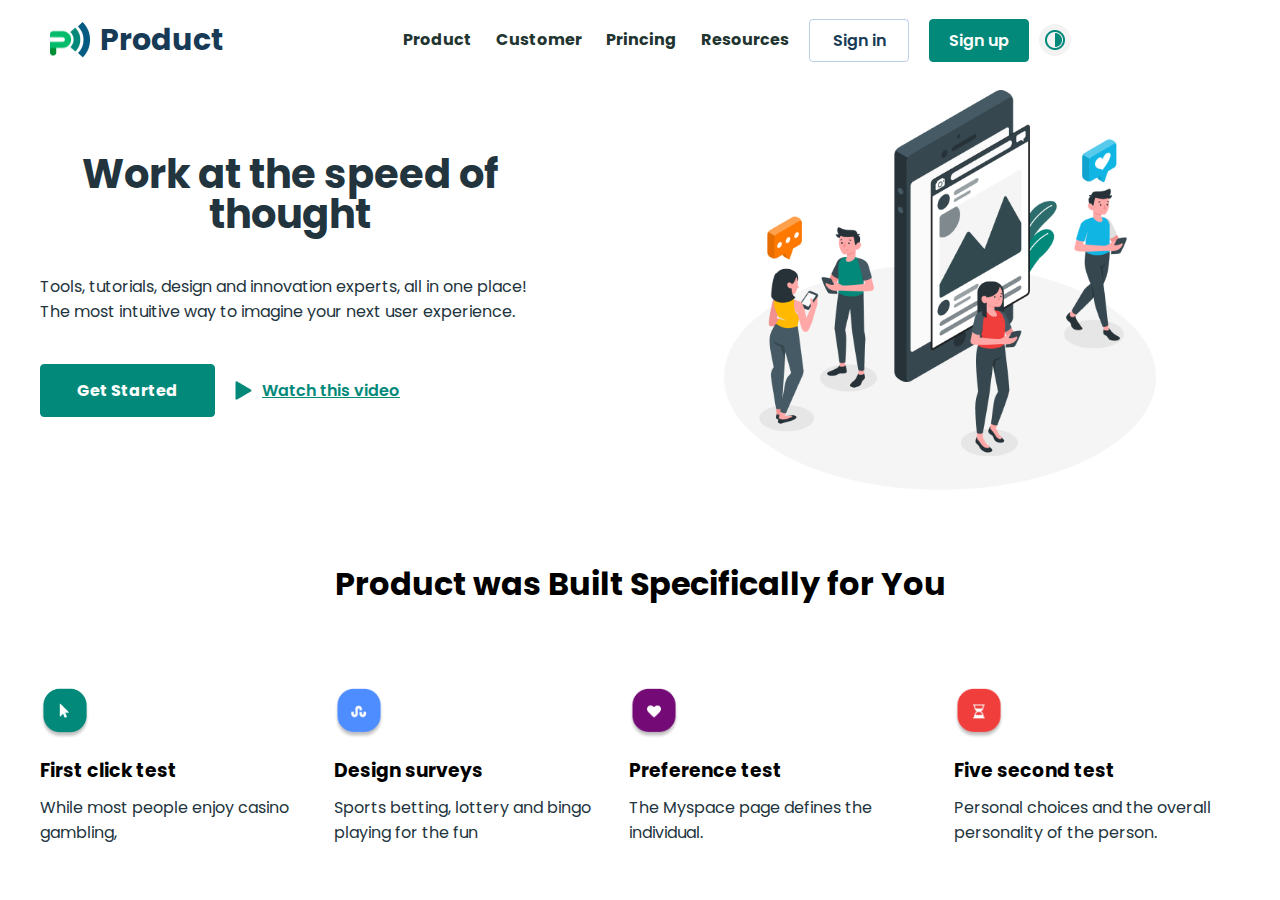
<file: index.html>
<!DOCTYPE html>
<html>

<head>
  <meta charset="utf-8">
  <meta name="viewport" content="width=device-width">
  <title>Landing Page</title>
  <link rel="preconnect" href="https://fonts.googleapis.com">
<link rel="preconnect" href="https://fonts.gstatic.com" crossorigin>
<link href="https://fonts.googleapis.com/css2?family=Poppins:ital,wght@0,100;0,200;0,300;0,400;0,500;0,600;0,700;0,800;0,900;1,100;1,200;1,300;1,400;1,500;1,600;1,700;1,800;1,900&display=swap" rel="stylesheet">
  <link href="style.css" rel="stylesheet" type="text/css" />
</head>
<body>
    <nav class=" nav flex">
        <input type="checkbox" id="menu-collapse">
        <div class="navbar-container flex navbar-wrapper">
            <div class="flex row-centered">
                <img class="logo-image" src="./img/logo.png" alt="">
                <p class="product-logo">Product</p>
            </div> 
            
            <div class=" flex row-centered nav-bar-button-containers">
                    <div class="nav-link-containers row-centered">
                        <a href="">Product</a>
                        <a href="">Customer</a>
                        <a href="">Princing</a>
                        <a href="">Resources</a>
                    </div>

                    <div class="flex row-centered action-button-container">
                        <button class="primary-button">Sign in</button>
                        <button class="secondary-button">Sign up</button>
                        <button class="button-switch-theme">
                        <img src="./img/light-mode.png" alt="">
                        </button>
                    </div>
            </div>
            
        <div class="flex row-centered">
            <label for="menu-collapse">
                <img  id="menu-icon" class="row row-centered" src="./img/menu-icon.png" alt="">
            </label>
        </div>
        
    </nav>

    <section class="content-container section-app">
        <div class="content-left">
            <h1 class="main-header">Work at the speed of thought</h1>
            <p class="first-p">Tools, tutorials, design and innovation experts, all in one place! The most intuitive way to imagine your next user experience.</p>
            <div class="flex row-centered section1-button">
                <button class="starter-button">Get Started</button>
                <a class="video-link" href=""> <img id="triangle-video" src="./img/Triangle-video.png" alt="">Watch this video</a>
            </div>
        </div>
        <div class="content-right first-image-section">
            <!-- <img  class="first-image" src="./img/amico.png" alt=""> -->
        </div>
    </section>
    <section class="section-2">
        <div class="content-container2">
            <h2 class="">Product was Built Specifically for You</h2>
            <div class="items">
                <div class=" item">
                    <img  class="icon-design" src="./img/click-test.png" alt="">
                    <h3>First click test</h3>
                    <p>While most people enjoy casino gambling,</p>
                </div>
                <div class="item">
                    <img class="icon-design" src="./img/design-icon.png" alt="">
                    <h3>Design surveys</h3>
                    <p>Sports betting, lottery and bingo playing for the fun</p>
                </div >
                <div class="item" >
                    <img class="icon-design" src="./img/preference-test.png" alt="">
                    <h3>Preference test</h3>
                    <p>The Myspace page defines the individual.</p>
                </div>
                <div class="item">
                    <img class="icon-design" src="./img/five-second.png" alt="">
                    <h3>Five second test</h3>
                    <p>Personal choices and the overall personality of the person. </p>
                </div>
                <!-- <div>
                    <button class="starter-button">Sing Up Now</button>
                </div> -->
        </div>
        


    </section>
</body>
</html>
</file>
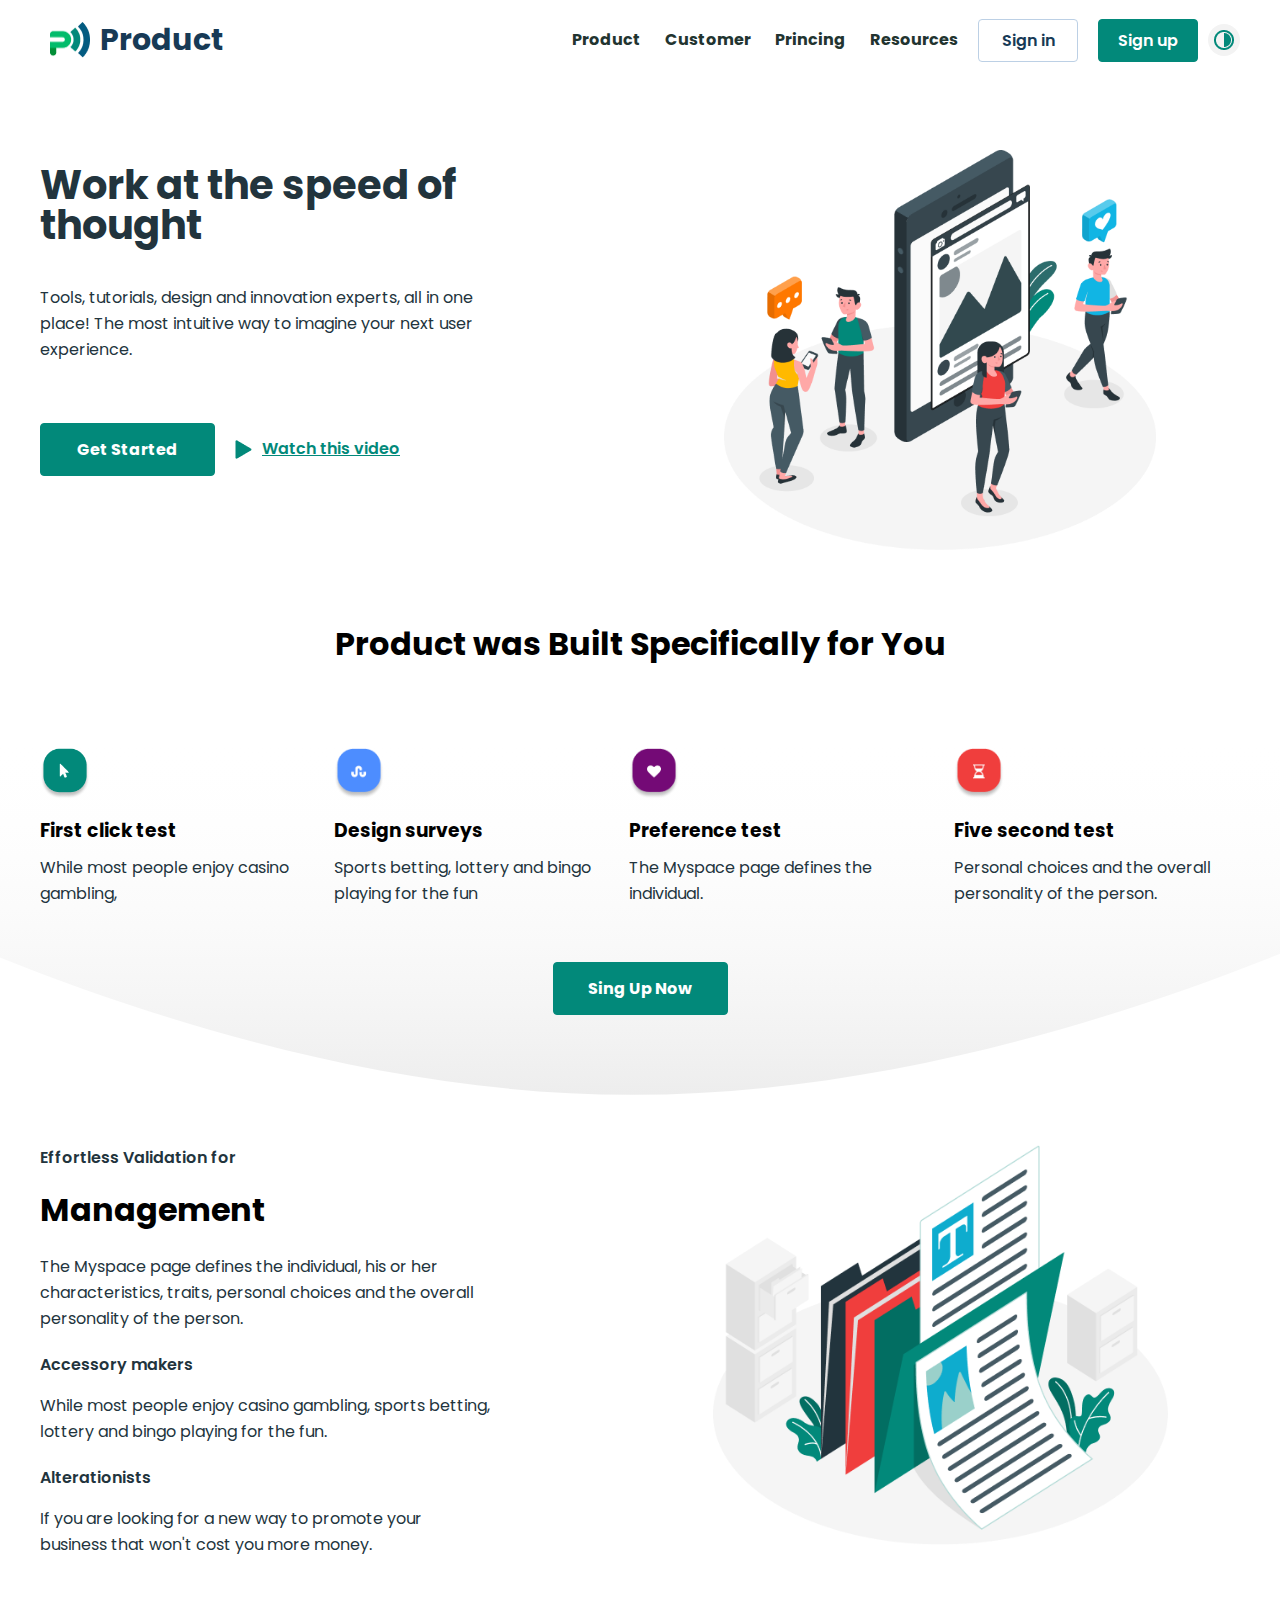
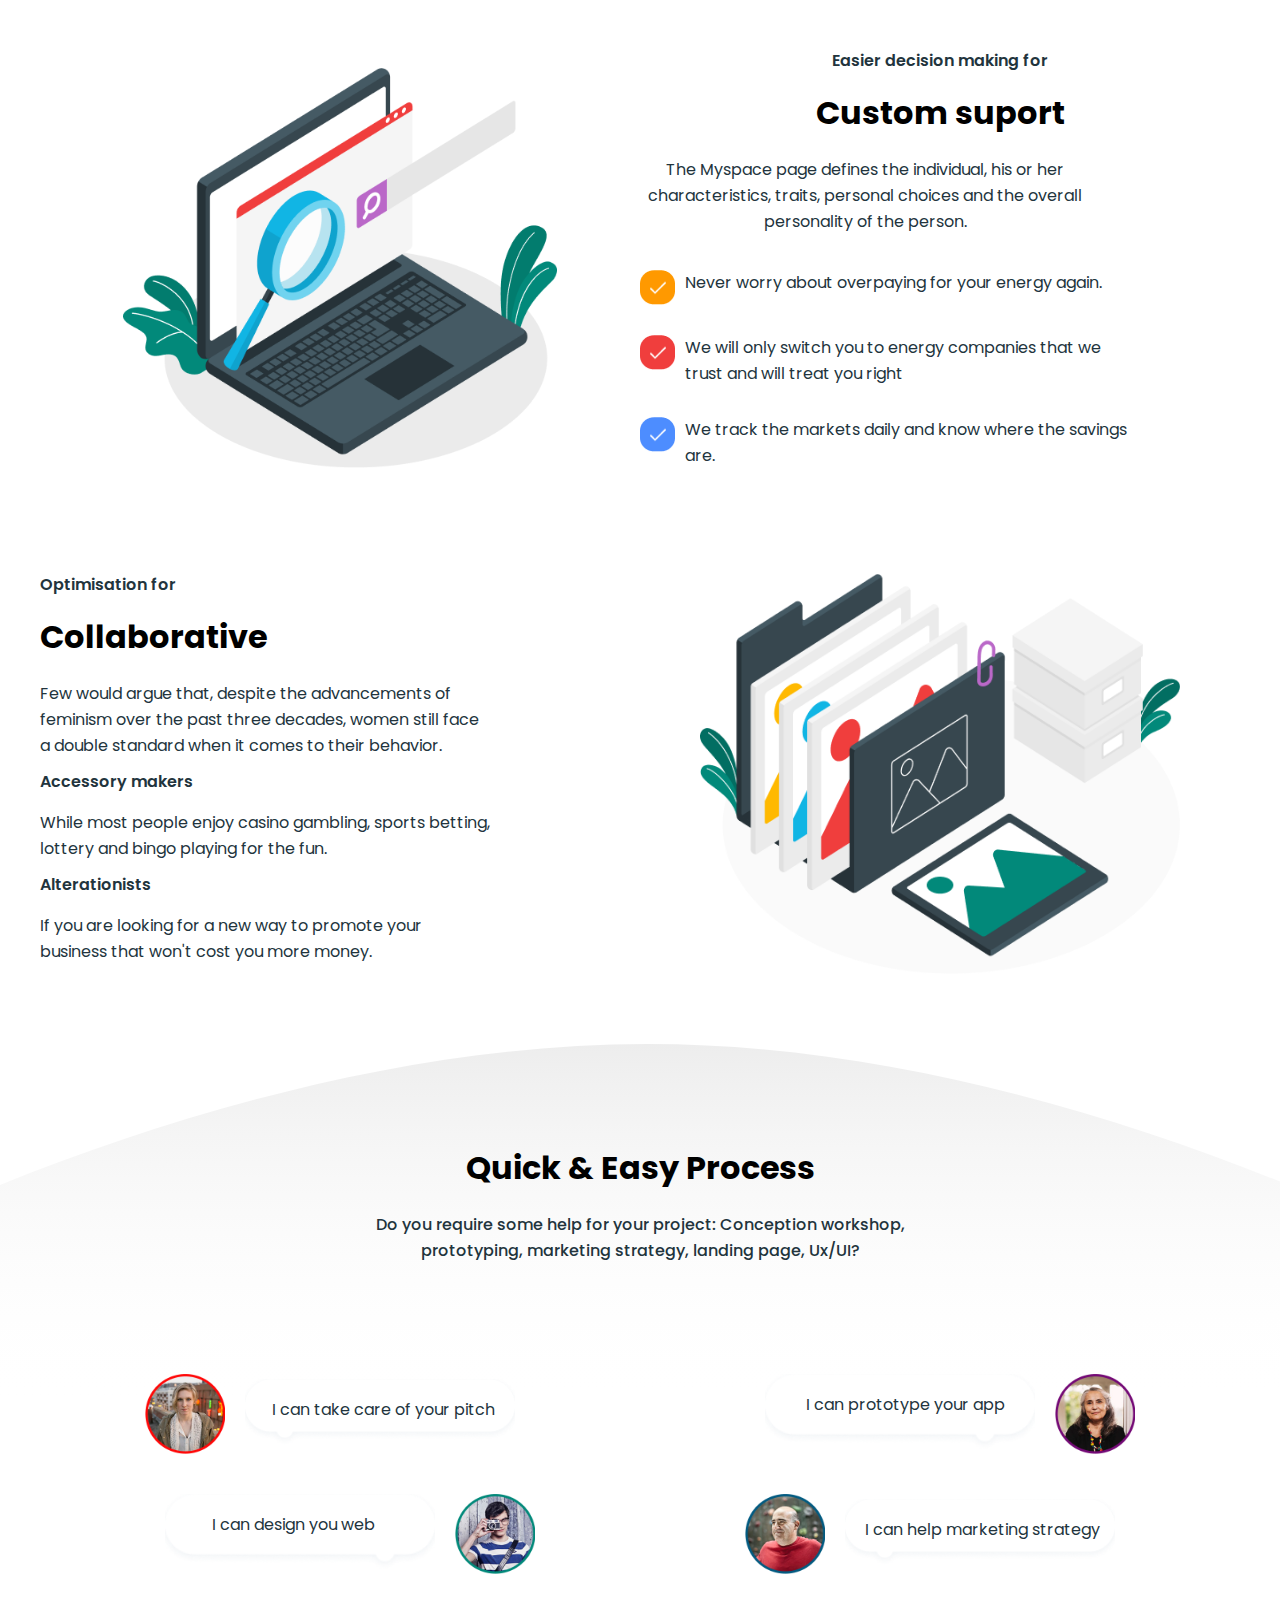
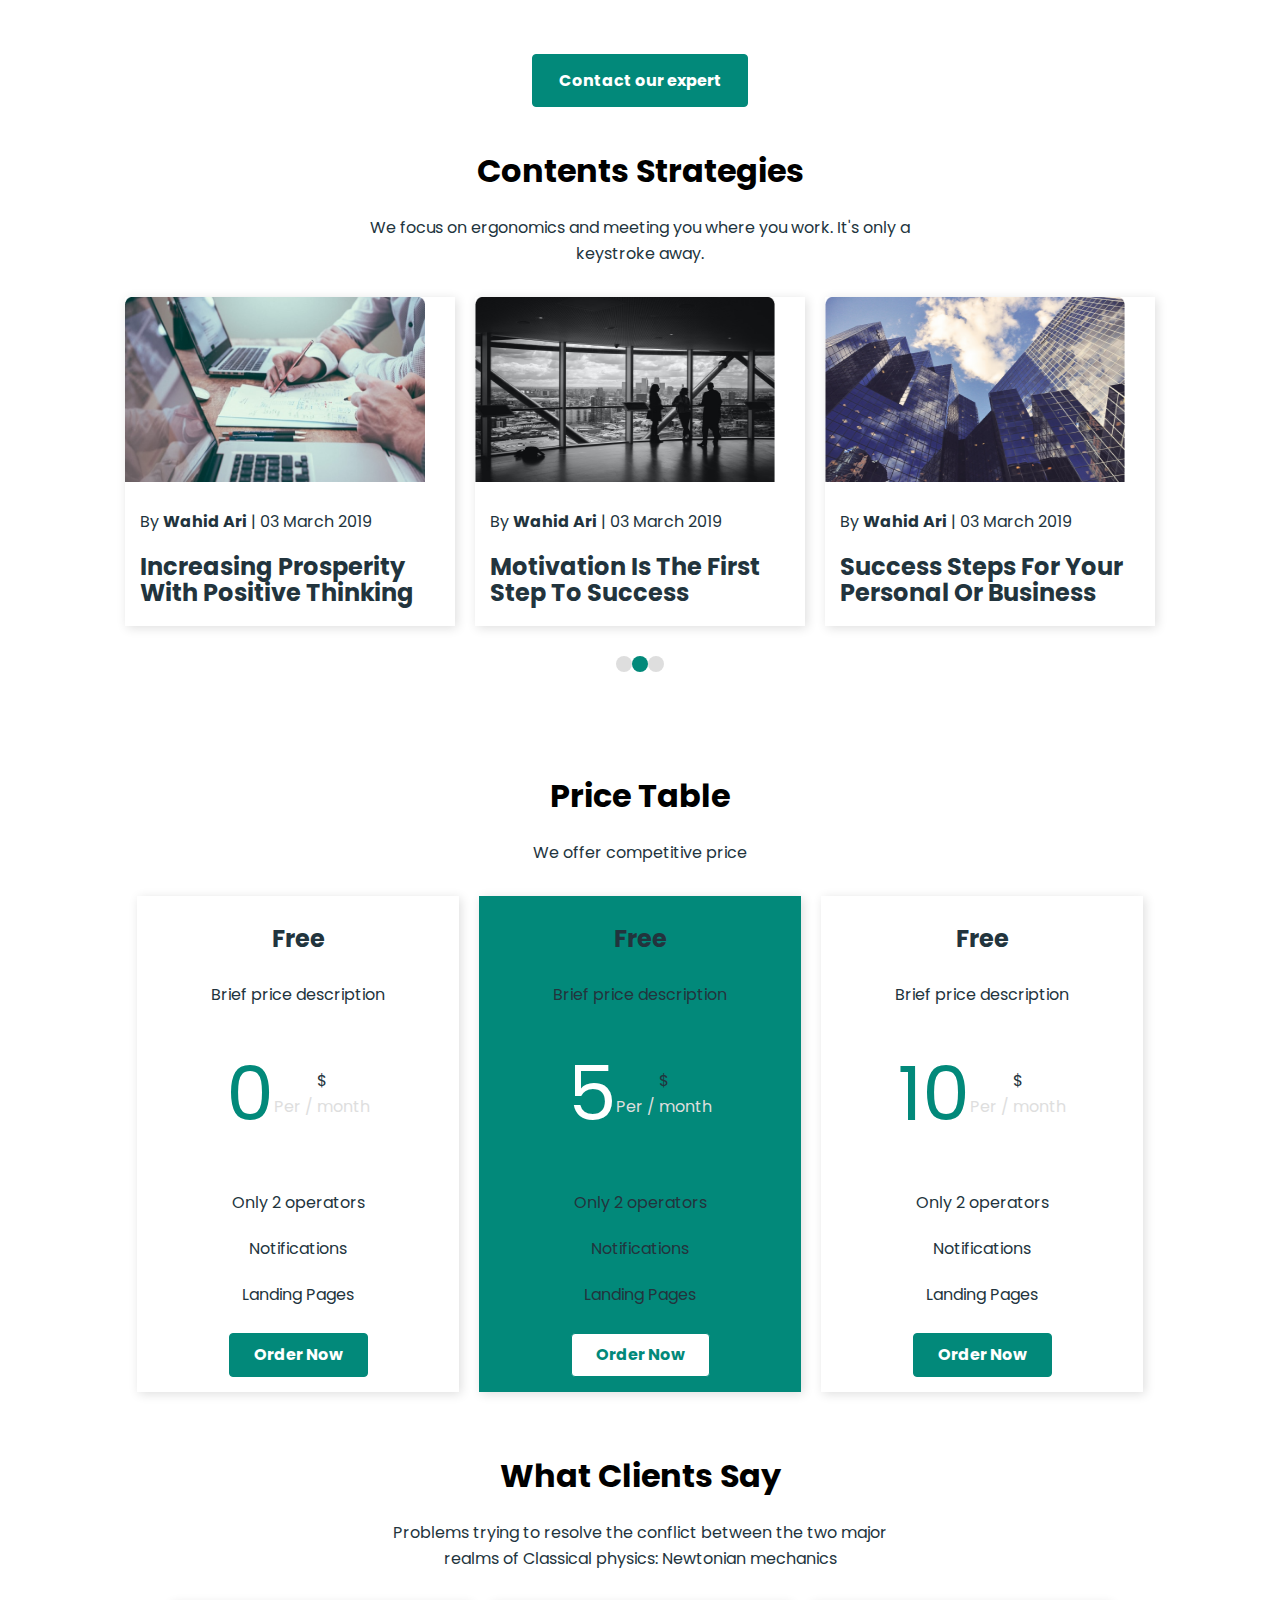
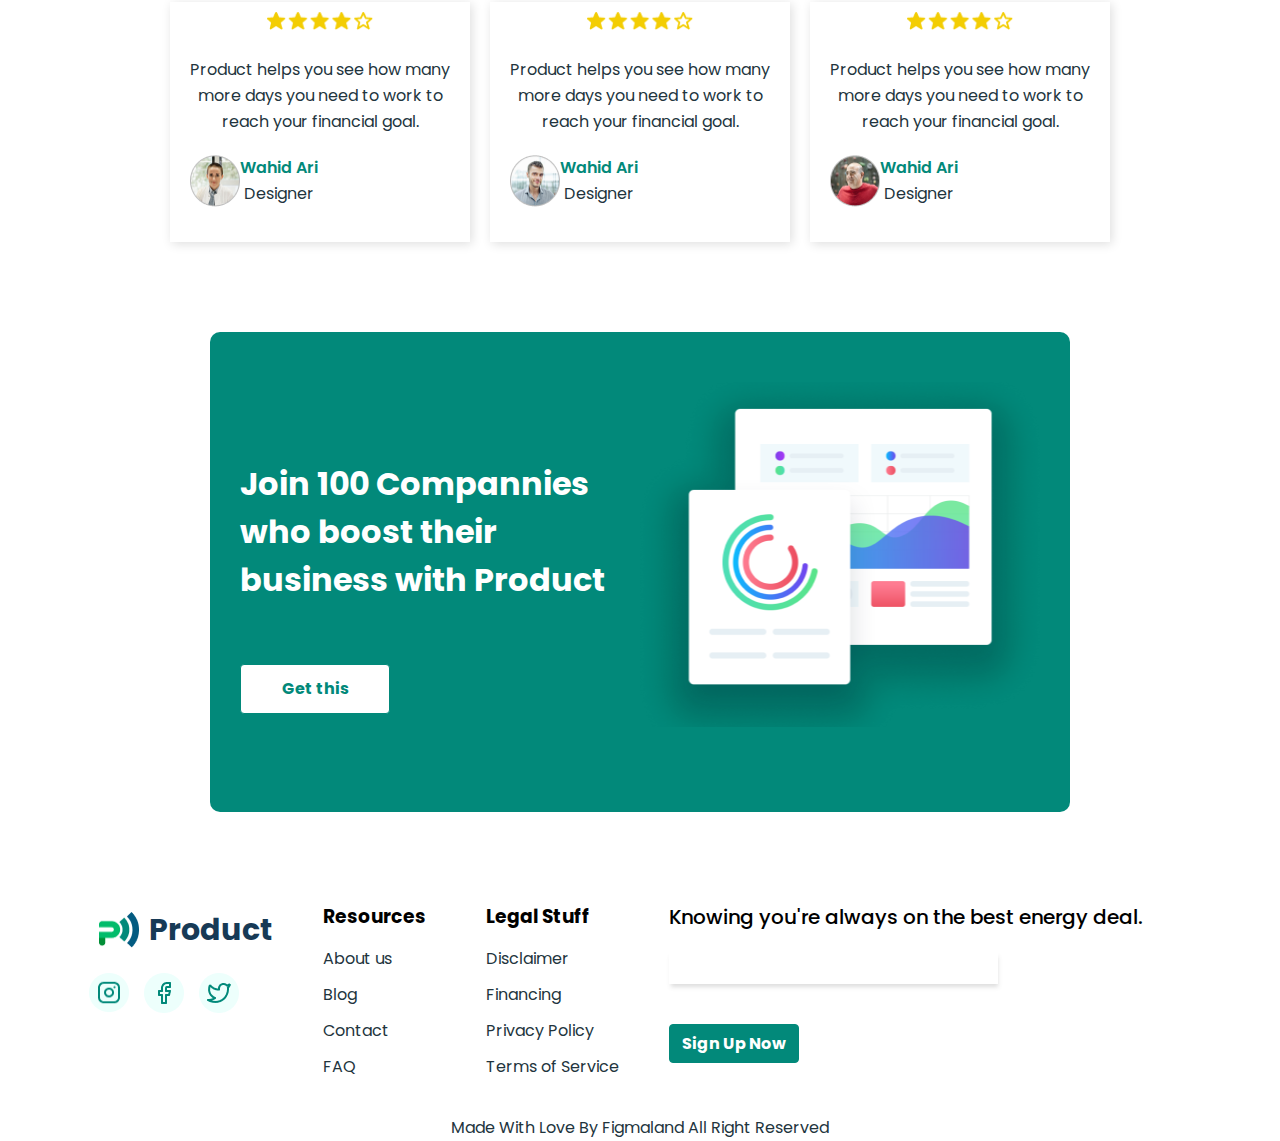
<file: Tema 3 Landing Page/index.html>
<!DOCTYPE html>
<html>

<head>
  <meta charset="utf-8">
  <meta name="viewport" content="width=device-width">
  <title>Landing Page</title>
  <link rel="preconnect" href="https://fonts.googleapis.com">
<link rel="preconnect" href="https://fonts.gstatic.com" crossorigin>
<link href="https://fonts.googleapis.com/css2?family=Poppins:ital,wght@0,100;0,200;0,300;0,400;0,500;0,600;0,700;0,800;0,900;1,100;1,200;1,300;1,400;1,500;1,600;1,700;1,800;1,900&display=swap" rel="stylesheet">
  <link href="style.css" rel="stylesheet" type="text/css" />
</head>
<body>
    <nav class=" nav flex">
        <input type="checkbox" id="menu-collapse">
        <div class="navbar-container flex navbar-wrapper">
            <div class="flex row-centered">
                <img class="logo-image" src="./img/logo.png" alt="">
                <p class="product-logo">Product</p>
            </div> 
            
            <div class=" flex row-centered nav-bar-button-containers">
                    <div class="nav-link-containers row-centered">
                        <a href="">Product</a>
                        <a href="">Customer</a>
                        <a href="">Princing</a>
                        <a href="">Resources</a>
                    </div>

                    <div class="flex row-centered action-button-container">
                        <button class="primary-button">Sign in</button>
                        <button class="secondary-button">Sign up</button>
                        <button class="button-switch-theme">
                        <img src="./img/light-mode.png" alt="">
                        </button>
                    </div>
            </div>
            
        <div class="flex row-centered menu-hidden">
            <label for="menu-collapse">
                <img  id="menu-icon" class="row row-centered" src="./img/menu-icon.png" alt="">
            </label>
        </div>
        
    </nav>

    <section class=" section-1 content-container section-app">
        <div class="content-left">
            <h1 class="main-header">Work at the speed of thought</h1>
            <p class="first-p">Tools, tutorials, design and innovation experts, all in one place! The most intuitive way to imagine your next user experience.</p>
            <div class="flex section1-button">
                <button class="starter-button">Get Started</button>
                <a class="video-link" href=""> <img id="triangle-video" src="./img/Triangle-video.png" alt="">Watch this video</a>
            </div>
        </div>
        <div class="content-right first-image-section">
            <!-- <img  class="first-image" src="./img/amico.png" alt=""> -->
        </div>
    </section>
    <section class="section-2">
        <div class="content-container2">
            <h2 class="">Product was Built Specifically for You</h2>
            <div class="items">
                <div class=" item">
                    <img  class="icon-design" src="./img/click-test.png" alt="">
                    <h3>First click test</h3>
                    <p>While most people enjoy casino gambling,</p>
                </div>
                <div class="item">
                    <img class="icon-design" src="./img/design-icon.png" alt="">
                    <h3>Design surveys</h3>
                    <p>Sports betting, lottery and bingo playing for the fun</p>
                </div >
                <div class="item" >
                    <img class="icon-design" src="./img/preference-test.png" alt="">
                    <h3>Preference test</h3>
                    <p>The Myspace page defines the individual.</p>
                </div>
                <div class="item">
                    <img class="icon-design" src="./img/five-second.png" alt="">
                    <h3>Five second test</h3>
                    <p>Personal choices and the overall personality of the person. </p>
                </div>
            </div>
            <div class="flex " id="center">
                <button class="starter-button">Sing Up Now</button>
            </div>
        </div>
        


    </section>
    <section class="section-3">
        <div class="content-container3 section-app">
            <div class="content-left">
                <p class="bold_p">Effortless Validation for</p>
                <h2 class="">Management</h2>
                <p class="first-p">The Myspace page defines the individual, his or her characteristics, traits, personal choices and the overall personality of the person. </p>
                <p class="bold_p">Accessory makers</p>
                <p class="first-p">While most people enjoy casino gambling, sports betting, lottery and bingo playing for the fun.</p>
                <p class="bold_p">Alterationists</p>
                <p class="first-p">If you are looking for a new way to promote your business that won't cost you more money.</p>

            </div>
            <div class="content-right third-image-section">
            </div>
        </div>
    </section>
    <section class="section-4">
        <div class="content-container4 section-app-normal">
            <div class="content-left fourth-image-section">
            </div>
            <div class="content-right">
                <p class="bold_p">Easier decision making for</p>
                <h2 class="">Custom suport</h2>
                <p class="first-p">The Myspace page defines the individual, his or her characteristics, traits, personal choices and the overall personality of the person.  </p>
                <div class="flex" id="column">
                    <div class="flex design-text">
                        <img src="./img/Verif-1.png" class="icon-design-2" alt="">
                        <p class="first-p">Never worry about overpaying for your energy again. </p>
                    </div>
                    <div class="flex design-text">
                        <img src="./img/Verif-2.png" class="icon-design-2" alt="">
                        <p class="first-p">We will only switch you to energy companies that we trust and will treat you right</p>
                    </div>
                    <div class="flex design-text">
                        <img src="./img/Verif-3.png" class="icon-design-2" alt="">
                        <p class="first-p">We track the markets daily and know where the savings are.</p>
                    </div>
        
                </div>

            </div>
            
        </div>
    </section>
    <section class="section-5">
        <div class="content-container3 section-app">
            <div class="content-left">
                <p class="bold_p">Optimisation for</p>
                <h2 class="">Collaborative</h2>
                <p class="first-p">Few would argue that, despite the advancements of feminism over the past three decades, women still face a double standard when it comes to their behavior.</p>
                <p class="bold_p">Accessory makers</p>
                <p class="first-p">While most people enjoy casino gambling, sports betting, lottery and bingo playing for the fun.</p>
                <p class="bold_p">Alterationists</p>
                <p class="first-p">If you are looking for a new way to promote your business that won't cost you more money.</p>

            </div>
            <div class="content-right fifth-image-section">
            </div>
        </div>
    </section>

    <section class="section-reverse-1">

        <div class="content-container-reverse1">
            <div>
                <h2 >Quick & Easy Process</h2>
                <p class="first-p">Do you require some help for your project: Conception workshop,
                prototyping, marketing strategy, landing page, Ux/UI?</p>
            </div>
        </div>
        <div class="content-container-reverse section-app-normal">    
            <div class="content-left-reversed">
                <div class="chat-1 flex  row-centered">
                    <img  class="avatar-icon" src="./img/avatar-1.png" alt="">
                    <div class="cloud-left">
                        <img class="img-cloud" src="./img/cloud-left.png" alt="">
                        <p id="cloud-p1">I can take care of your pitch</p>
                    </div>
                    
                </div>
                <div class="chat-2 flex row-centered">
                    <div class="cloud-right">
                        <img class="img-cloud" src="./img/cloud-right.png" alt="">
                        <p id="cloud-p2">I can design you web</p>
                    </div>
                    <img class="avatar-icon" src="./img/avatar-2.png" alt="">
                </div>
            </div>
            <div class="content-right-reversed">
                <div class="chat-3 flex row-centered">
                    <div class="cloud-left">
                        <img class="img-cloud" src="./img/cloud-right.png" alt="">
                        <p id="cloud-p3">I can prototype your app</p>
                    </div>
                    <img class="avatar-icon" src="./img/avatar-3.png" alt="">
                </div>
                <div class="chat-4 flex row-centered">
                    <img class="avatar-icon" src="img/avatar-4.png" alt=""> 
                    <div class="cloud-right">
                        <img class="img-cloud" src="./img/cloud-left.png" alt="">
                        <p id="cloud-p4">I can help marketing strategy</p>
                    </div> 
                </div>
            </div>
        </div>
        <div class="flex row-centered">
            <button class="contact-expert">Contact our expert</button>
        </div>
    </section>
    <section class="section-reverse-2">
            <div class="content-strategies1">
                <h2>Contents Strategies</h2>
                <p>We focus on ergonomics and meeting you where you work. It's only a keystroke away. </p>
            </div>
            <div class="content-strategies2">
                <div class="tables">
                    <div class="table-1">
                        <img class="image-tables" src="./img/image bg.png" alt="">
                        <div class="table-content">
                            <p class="table-p">By <strong>Wahid Ari</strong> |  03 March 2019</p>
                            <p class="table-title">Increasing Prosperity With Positive Thinking</p>
                        </div>
                    </div>
                    <div class="table-2">
                        <img class="image-tables" src="./img/image bg2.png" alt="">
                        <div class="table-content">
                            <p class="table-p">By <strong>Wahid Ari</strong> |  03 March 2019</p>
                            <p class="table-title">Motivation Is The First Step To Success</p>
                        </div>
                    </div>
                    <div class="table-3">
                        <img class="image-tables" src="./img/image bg3.png" alt="">
                        <div class="table-content">
                            <p class="table-p">By <strong>Wahid Ari</strong> |  03 March 2019</p>
                            <p class="table-title">Success Steps For Your Personal Or Business</p>
                        </div>
                    </div>
                </div>
            </div>
            <div class="flex row-centered">
                <p class="circle-table"></p>
                <p class="circle-tables"></p>
                <p class="circle-table"></p>

            </div>
    </section>
    <section class="section-reverse-3">
        <div class="content-strategies1">
            <h2>Price Table</h2>
            <p>We offer competitive price</p>
        </div>
        <div class="content-strategies2">
            <div class="tables">
                <div class="table-1 flex col-centered">
                    <p class="price-sub">Free</p>
                    <p>Brief price description</p>
                    <div class="table-content-price flex row-centered">
                        <p class="price-green">0 </p>
                        <div>
                            <p class="month-dollar">$</p>
                            <p class="month-price">Per / month</p>
                        </div>                        
                    </div>
                    <p class="first-p">Only 2 operators</p>
                    <p class="first-p">Notifications</p>
                    <p class="first-p">Landing Pages</p>
                    <div class="flex row-centered">
                        <button class="starter-button">Order Now</button>
                    </div>
                </div> 
                <div class="table-2 flex col-centered">
                    <p class="price-sub">Free</p>
                    <p>Brief price description</p>
                    <div class="table-content-price flex row-centered">
                        <p class="price-grey">5 </p>
                        <div>
                            <p class="month-dollar">$</p>
                            <p class="month-price">Per / month</p>
                        </div>                        
                    </div>
                    <p class="first-p">Only 2 operators</p>
                    <p class="first-p">Notifications</p>
                    <p class="first-p">Landing Pages</p>
                    <div class="flex row-centered">
                        <button class="starter-button-grey">Order Now</button>
                    </div>
                </div> 
                <div class="table-3 flex col-centered">
                    <p class="price-sub">Free</p>
                    <p>Brief price description</p>
                    <div class="table-content-price flex row-centered">
                        <p class="price-green">10</p>
                        <div>
                            <p class="month-dollar">$</p>
                            <p class="month-price">Per / month</p>
                        </div>                        
                    </div>
                    <p class="first-p">Only 2 operators</p>
                    <p class="first-p">Notifications</p>
                    <p class="first-p">Landing Pages</p>
                    <div class="flex row-centered">
                        <button class="starter-button">Order Now</button>
                    </div>
                </div>                
            </div>
        </div>
    </section>
    <section class="section-reverse-4">
        <div class="content-container">
            <div class="content-strategies1">
                <h2>What Clients Say</h2>
                <p>Problems trying to resolve the conflict between the two major realms of Classical physics: Newtonian mechanics </p>
            </div>
            <div class="content-strategies2">
                <div class="tables">
                    <div class="table-1">
                        <img class="image-tables" src="./img/Group 204.png" alt="">
                        <p>Product helps you see how many more days you need to work to reach your financial goal.</p>
                        <div class="flex avatar-content">
                            <img  classs="avatar-icon" src="./img/Ellipse 2.png">
                            <div class="col-centered">
                                <p class="avatar-name">Wahid Ari</p>
                                <p>Designer</p>
                            </div>
                        </div>
                    </div>
                    <div class="table-2">
                        <img class="image-tables" src="./img/Group 204.png" alt="">
                        <p>Product helps you see how many more days you need to work to reach your financial goal.</p>
                        <div class="flex avatar-content">
                            <img  classs="avatar-icon" src="./img/Ellipse 3.png">
                            <div class="col-centered">
                                <p class="avatar-name">Wahid Ari</p>
                                <p>Designer</p>
                            </div>
                        </div>
                    </div>
                    <div class="table-3">
                        <img class="image-tables" src="./img/Group 204.png" alt="">
                        <p>Product helps you see how many more days you need to work to reach your financial goal.</p>
                        <div class="flex avatar-content">
                            <img  classs="avatar-icon" src="./img/Ellipse 4.png">
                            <div class="col-centered">
                                <p class="avatar-name">Wahid Ari</p>
                                <p>Designer</p>
                            </div>
                        </div>
                    </div>
                </div>
            </div>
        </div>
    </section>
    <section class="section-reverse-5">
        <div class="content-container">
            <div class="boost-container section-app-normal">
                <div class="content-left">
                    <h2>Join 100 Compannies who boost their business with Product</h2>
                    <button class="starter-button">Get this</button>
                </div>
                <div class="content-right boost-image">
                </div>
            </div>
        </div>
        
    </section>
    <footer>
        <div class="content-container">
            <div class="footer-content">
                <div class="footer-1">
                    <div class="footer-product">
                        <img class="logo-image" src="./img/logo.png" alt="">
                        <p class="product-logo">Product</p>
                    </div>
                    <div class="footer-product">
                        <img class="social-media" src="./img/instagram.png">
                        <img class="social-media" src="./img/facebook.png">
                        <img class="social-media" src="./img/twitter.png">
                    </div>
                </div>
                <div class="footer-info-1">
                    <div class="footer-info-2">
                        <div class="footer-2">
                            <h3>Resources</h3>
                            <div class="info">
                                <p>About us</p>
                                <p>Blog</p>
                                <p>Contact</p>
                                <p>FAQ</p>
                            </div>
                        </div>
                        <div class="footer-3">
                            <h3>Legal Stuff</h3>
                            <div class="info">
                                <p>Disclaimer</p>
                                <p>Financing</p>
                                <p>Privacy Policy</p>
                                <p>Terms of Service</p>
                            </div>
                        </div>
                    </div>
                </div>
                <div class="footer-4">
                    <form action="/action_page.php">
                        <label for="fname">Knowing you're always on the best energy deal.</label><br>
                        <input type="text" id="fname" name="fname" value="" class="label-footer"><br>
                        <input type="submit" value="Sign Up Now" class="starter-button">
                      </form> 
                </div>
            </div> 
        </div>
        <div class="footer-5">
            <p class="first-p">Made With Love By Figmaland All Right Reserved</p>
        </div>
    </footer>
</body>
</html>
</file>
<file: style.css>
* {
    font-family: Poppins, sans-serif;
    margin: 0;
}
a, p {
    font-size: 1em;
    color:  #22343D;
}


/* navbar start here */
.nav {
    height: 80px;
    justify-content: center;
}
.flex {
    display: flex;
    flex-direction: row;
  
}
.navbar-wrapper {
    justify-content: space-between;
    width: 100%;
    position: relative;
}
.row-centered {
    align-items: center;  
}
.navbar-container {
    max-width: 1200px;
    margin: auto;
    padding: 0 20px;
}
.nav-bar-button-containers {
    justify-content: flex-end;
}
.logo-image {
height: 36px;
width: 40px;
padding: 10px;
}
.product-logo {
    font-weight: 700;
    font-size: 1.88em;
    color: #173A56;
}
#menu-collapse {
    display: none;
}
.nav-link-containers > a {
    text-decoration: none;
    font-family: Poppins, sans-serif;
    font-style: normal;
    font-weight: 688; font-size: 16px; 
    line-height: 28px; 
    color: #223430;
    margin: 0 10px;
}
/* #product-link{
    font-weight: 600;
} */
.secondary-button {
background-color: #02897A;
width: 100px;
height: 43px;
color: white;
border: 1px solid #02897A;
border-radius: 4px;
font-size: 1em;
font-weight: 600;
margin: 0 10px;
white-space: pre;

}
.primary-button{
    background-color: white;
    color: #173A56;
    width: 100px;
    height: 43px;
    border: 1px solid #bcd0e5;
    border-radius: 4px;
    font-size: 1em;
    font-weight: 600;
    margin: 0 10px;
    white-space: pre;
}
.button-switch-theme{
    
    height: 32px;
    width: 32px;
    border: none;
    border-radius: 50%;
    background-color: #F3F3F3;
    display: flex;
    justify-content: center;
    align-items: center;
}
#light-mode {
    height: 24px;
    width: 24px;
}
/* navbar-responsive */
#menu-icon {
    width: 28px;
    height: 31px;
    display: none;
}
.content-container {
    max-width: 1200px;
    margin: auto;
    padding: 0 20px;
    display: flex;
    justify-content: center;
    margin-bottom: 70px;
}

.content-right, .content-left{
    width: 50%;
    display: flex;
    flex-direction: column;
     justify-content: center;
}
/* .section1-button {
    width: 400px;
} */
.main-header {
    padding-bottom: 40px;
    font-weight: 700;
    color:#22343D;
    font-size: 2.5em;
    line-height: 40px;
    max-width: 500px;
    text-align: center;
}
.first-p {
padding-bottom: 40px;
max-width: 500px;
}
.starter-button {
background-color: #02897A;
width: 175px;
height: 53px;
color: white;
border: 1px solid #02897A;
border-radius: 4px;
font-size: 1em;
font-weight: 700;
white-space: pre;
}
.video-link {
    padding-left: 20px;
    align-items: center;
    display: flex;
    color: #02897A;
    font-weight: 600;
}
#triangle-video {
    padding-right: 10px;
}
.first-image
{
 width: 100%;
 height: 100%;
}
.first-image-section {
    background-image:  url(./img/amico.png);
    background-repeat: no-repeat;
    background-size: contain;
    height: 400px;
    margin-top: 10px;
    background-position-x: center;
}

/* second-section */

.section2 {
    background-image: url(./img/shadow-bg.svg);
    background-repeat: no-repeat;
}
.content-container2 {
    max-width: 1200px;
    margin: auto;
    padding: 0 20px;
    padding-bottom: 40px;
}
.section2 {
    text-align: center;
}
.col-centered {
    display: flex;
    flex-direction: column;
}
.icon-design {
    width: 50px;
}
.content-container2 > h2 {
    display: flex;
    justify-content: center;
}

.section2, .items {
    
    display: grid;
    grid-template-areas: 'grid-col-1 grid-col-2 grid-col-3 grid-col-4';
    gap: 20px;
    margin-top: 80px;
}
.item > p {
    margin-bottom: 5px;
    height: 52px;

}
.item > h3 {
    margin: 10px 0;
}
h2 {
    margin-bottom: 20px;
    font-size: 2em;
}
.section2 .item img {
    width: 240px;
    height: 170px;
}
.section2 h3 {
    padding-bottom: 20px;
}
.section2 .item {
    margin: 5px 10px;

}
.starter-button {
    background-color: #02897A;
    width: 175px;
    height: 53px;
    color: white;
    border: 1px solid #02897A;
    border-radius: 4px;
    font-size: 1em;
    font-weight: 700;
    white-space: pre;
    }

/* media-querie */

@media (max-width: 992px){
    #menu-icon {
        display: flex;
    }
    .navbar-wrapper > .nav-bar-button-containers {
        position: absolute;
        width: 100%;
        top: 68px;
        left: 0;
        right: 0;
        flex-direction: column;
        background-color: #ffff;
        box-shadow: 0 3px 4px rgba(0, 0, 0, 0.25);
        border-radius: 4px;
        overflow-y: hidden;
    }
    .nav-bar-button-containers > .nav-link-containers > a {
        display: block;
        width: 100%;
        padding: 5px 0;
    }
    .nav-bar-button-containers > .action-button-container {
        flex-direction: column;
        padding: 10px 5px;
    }
    .nav-bar-button-containers > .action-button-container > button {
        margin: 5px 0;
       }
    
    nav > #menu-collapse:checked ~ .navbar-wrapper > .nav-bar-button-containers {
        height: 0;
        display: block;
    }

    /* section-1 */
    .content-right {
        margin-bottom: 40px;
    }

    
    /* section-2 */
    .col-centered {
        display: flex;
        flex-direction: column;
        justify-content: center;
        align-items: center;
    }
}

@media (max-width: 800px){
    .content-left, .content-right {
        width: 100%;
        align-items: center;
    }

    .section-app {
        flex-direction: column-reverse;
    }
    .main-header  {
        font-size: 2em;
    }
    /* section-2 */ *
    .section2, .items {
        grid-template-areas:
        'grid-col-1 grid-col-2'
        'grid-col-3 grid-col-4'; 
        gap: 25px; 
    }
    .item {
        display: flex;
        flex-direction: column;
        justify-content: center;
        align-items: center;
    }
    .item > p {
        text-align: center;
    }
    .item > h3 {
    text-align: center;
    }
}

@media (max-width: 550px) {
    .section2, .items {
        grid-template-areas:
        'grid-col-1' 
        'grid-col-2'
        'grid-col-3'
        'grid-col-4';  
    }
    .item {
        display: flex;
        flex-direction: column;
        justify-content: center;
        align-items: center;
        margin-bottom: 10px;
    }

    .item > p {
        max-width: 45%;
        padding-left: 35px ;
        height: 52px;
    }
}
</file>
<file: Tema 3 Landing Page/style.css>
* {
    font-family: Poppins, sans-serif;
    margin: 0;
}
a, p {
    font-size: 1em;
    color:  #22343D;
    line-height: 26px;
}
h2 {
    margin-bottom: 20px;
    font-size: 2em;
    font-weight: 700;
}
#center {
    justify-content: center;
    align-items: center;
    margin-top: 50px;
}

/* navbar start here */
.nav {
    height: 80px;
    justify-content: center;
}
.flex {
    display: flex;
    flex-direction: row;
  
}
.navbar-wrapper {
    justify-content: space-between;
    width: 100%;
    position: relative;
}
.row-centered {
    align-items: center; 
    justify-content: center; 
}
.navbar-container {
    max-width: 1200px;
    margin: auto;
    padding: 0 30px;
}
.nav-bar-button-containers {
    justify-content: flex-end;
}
.logo-image {
height: 36px;
width: 40px;
padding: 10px;
}
.product-logo {
    font-weight: 700;
    font-size: 1.88em;
    color: #173A56;
}
.menu-hidden {
    display: none;
}
#menu-collapse {
    display: none;
}
.nav-link-containers > a {
    text-decoration: none;
    font-family: Poppins, sans-serif;
    font-style: normal;
    font-weight: 688; font-size: 16px; 
    line-height: 28px; 
    color: #223430;
    margin: 0 10px;
}
/* #product-link{
    font-weight: 600;
} */
.secondary-button {
background-color: #02897A;
width: 100px;
height: 43px;
color: white;
border: 1px solid #02897A;
border-radius: 4px;
font-size: 1em;
font-weight: 600;
margin: 0 10px;
white-space: pre;

}
.primary-button{
    background-color: white;
    color: #173A56;
    width: 100px;
    height: 43px;
    border: 1px solid #bcd0e5;
    border-radius: 4px;
    font-size: 1em;
    font-weight: 600;
    margin: 0 10px;
    white-space: pre;
}
.button-switch-theme{
    
    height: 32px;
    width: 32px;
    border: none;
    border-radius: 50%;
    background-color: #F3F3F3;
    display: flex;
    justify-content: center;
    align-items: center;
}
#light-mode {
    height: 24px;
    width: 24px;
}
/* navbar-responsive */
#menu-icon {
    width: 28px;
    height: 31px;
    display: none;
}
.content-container {
    max-width: 1200px;
    margin: auto;
    padding: 0 30px;
    display: flex;
    justify-content: center;
    margin-bottom: 70px;
}
.section-1  {
    margin-top: 40px;
}
.content-right, .content-left{
    width: 50%;
    display: flex;
    flex-direction: column;
    justify-content: center;
}
.section1-button {
    margin: 60px 0 30px 0;
    align-items: center;

}
.main-header {
    padding-bottom: 40px;
    font-weight: 700;
    color:#22343D;
    font-size: 2.5em;
    line-height: 40px;
    max-width: 500px;
}
.first-p {
max-width: 450px;
}
.starter-button {
background-color: #02897A;
width: 175px;
height: 53px;
color: white;
border: 1px solid #02897A;
border-radius: 4px;
font-size: 1em;
font-weight: 700;
white-space: pre;
}
.video-link {
    padding-left: 20px;
    align-items: center;
    display: flex;
    color: #02897A;
    font-weight: 600;
}
#triangle-video {
    padding-right: 10px;
}
.first-image
{
 width: 100%;
 height: 100%;
}
.first-image-section {
    background-image:  url(./img/amico.png);
    background-repeat: no-repeat;
    background-size: contain;
    height: 400px;
    margin-top: 30px;
    background-position-x: center;
}

/* second-section */

.section-2 {
    background-image: url(./img/shadow-bg.svg);
    background-repeat: no-repeat;
    background-size: 100% auto;
    background-position: bottom;
    padding-bottom: 40px;
}
.content-container2 {
    max-width: 1200px;
    margin: auto;
    padding: 0 30px;
    padding-bottom: 40px;
}
.section2 {
    text-align: center;
}
.col-centered {
    display: flex;
    flex-direction: column;
}
.icon-design {
    width: 50px;
}
.content-container2 > h2 {
    display: flex;
    justify-content: center;
}

.section2, .items {
    
    display: grid;
    grid-template-areas: 'grid-col-1 grid-col-2 grid-col-3 grid-col-4';
    gap: 20px;
    margin-top: 80px;
}
.item > p {
    margin-bottom: 5px;
    height: 52px;

}
.item > h3 {
    margin: 10px 0;
}
.section2 .item img {
    width: 240px;
    height: 170px;
}
.section2 h3 {
    padding-bottom: 20px;
}
.section2 .item {
    margin: 5px 10px;

} 
/* section-3*/
.content-container3 {
    max-width: 1200px;
    margin: auto;
    padding: 0 30px;
    display: flex;
    justify-content: center;
    margin-bottom: 70px; 
    margin-top: 40px;
}
.third-image-section {
    background-image:  url(./img/document.png);
    background-repeat: no-repeat;
    background-size: contain;
    height: 400px;
    margin-top: 10px;
    background-position-x: center;
}
.bold_p {
    font-weight: 600 !important;
    padding-bottom: 15px !important;
    padding-top: 10px; ;
}
.section-3 p{
    padding-bottom: 10px;
    font-weight: 400;
}

/* section-4 */
.fourth-image-section {
    background-image:  url(./img/laptop.png);
    background-repeat: no-repeat;
    background-size: contain;
    height: 400px;
    margin-top: 30px;
    background-position-x: center;
}
.content-container4{
    max-width: 1200px;
    margin: auto;
    padding: 0 30px;
    display: flex;
    justify-content: center;
    margin-bottom: 70px;
    margin-top: 40px;
    text-align: center;
}
.icon-design-2 {
    width: 35px;
    height: 35px;
}
#column {
    flex-direction: column;
    align-items: start;
    padding-top: 20px;
}
.design-text {
    padding: 15px 0;
}
.design-text p {
    padding-left: 10px;
    text-align: start;
}
/* section-5 */

.fifth-image-section {
    background-image:  url(./img/folders.png);
    background-repeat: no-repeat;
    background-size: contain;
    height: 400px;
    margin-top: 20px;
    margin-bottom:  0 !important;
    background-position-x: center;
}

/* ----reverse section---- */

/* section-1 */
.section-reverse-1 {
    background-image: url(./img/shadow-bg-reversed.svg);
    background-repeat: no-repeat;
    background-size: 100% auto;
    background-position: top;
    padding-bottom: 40px;
}
.content-container-reverse {
    max-width: 1200px;
    margin: auto;
    padding: 30px 30px;
    display: flex;
    justify-content: center;
    align-items: center;
}
.content-container-reverse1 {
    max-width: 1200px;
    margin: auto;
    padding: 100px 30px 30px 30px;
    display: flex;
    justify-content: center;
    align-items: center;
    text-align: center;
}
.content-left-reversed,.content-right-reversed {
    display: flex;
    flex-direction: column;
    justify-content: center;
    align-items: center;
    width: 50%;
    padding: 30px 20px;
}
.avatar-icon {
    width: 80px;
    height: 80px;
}
.cloud-left, .cloud-right {   
    display: flex;
    position: relative;
    padding: 0 20px
}
.chat-1, .chat-2 {
    padding: 20px 0
}
.chat-3, .chat-4 {
    padding: 20px 0
}
#cloud-p1 {
    position: absolute;
    top: 18px;
    right: 40px;
}
#cloud-p2 {
    position: absolute;
    top: 18px;
    right: 80px;
}
#cloud-p3 {
    position: absolute;
    top: 18px;
    right: 50px;
}
#cloud-p4 {
    position: absolute;
    top: 18px;
    right: 35px;
}
.img-cloud {
    width: 270px;
}
.content-container-reverse1 .first-p {
    max-width: 600px !important;
    font-weight: 500;
}
.contact-expert {
    background-color: #02897A;
    width: 216px;
    height: 53px;
    color: white;
    border: 1px solid #02897A;
    border-radius: 4px;
    font-size: 1em;
    font-weight: 700;
    white-space: pre;
 } 


    /* section-2-reverse */ 
.section-reverse-2 {
    margin-bottom: 100px;
}
.content-strategies1 {
    margin: auto;
    display: flex;
    justify-content: center;
    align-items: center;
    flex-direction: column;
    text-align: center;
    max-width: 540px;
    padding: 0 30px;
}
.content-strategies2 {
    margin: auto;
    display: flex;
    justify-content: center;
    align-items: center;
    flex-direction: column;
    padding: 0 30px;
}

.section-reverse-2 .content-strategies2 {
    margin-bottom: 30px;
}
.image-tables {
    width: 300px;
    height:185px;
}
.table-content {
    max-width: 300px;
    padding: 0 15px;
}
.tables {
    display: grid;
    grid-template-areas: 'grid-col-1 grid-col-2 grid-col-3';
    gap: 20px;
    margin-top: 30px;
}
.table-1, .table-2, .table-3{
    box-shadow:  2px 2px 10px #DEDEDE;
}
.table-p {
    padding: 15px 0;
    line-height: 35px;
}
.table-title {
    font-weight: 700;
    font-size: 24px;
    padding-bottom: 20px;
}
.table-title:hover {
    color: green;
}
.circle-tables {
    width: 16px;
    height: 16px;
    border-radius: 50%;
    background-color: #02897A;
}
.circle-table {
    width: 16px;
    height: 16px;
    border-radius: 50%;
    background-color: #DEDEDE;
}

/* section-3-reverse  */
.section-reverse-3 {
    margin-bottom: 60px;
}
.price-sub {
    font-size: 24px;
    font-weight: 700;
    padding: 30px 0;
}
.table-content-price {   
    padding: 60px 0 ;
}
.price-green {
    font-size: 76px;
    color: #02897A;
}
.price-grey {
    font-size: 76px;
    color: #ffff;
}
.month-price {
    color: #DEDEDE;
}
.section-reverse-3 .table-1 {
    width: 322px;
    text-align: center;
}
.section-reverse-3 .table-2 {
    width: 322px;
    text-align: center;
    background-color: #02897A
}
.section-reverse-3 .table-3 {
    width: 322px;
    text-align: center;
}
.section-reverse-3 .first-p {
    padding: 10px 0;
}
.section-reverse-3 .starter-button {
        background-color: #02897A;
        width: 139px;
        height: 44px;
        color: white;
        border: 1px solid #02897A;
        border-radius: 4px;
        font-size: 1em;
        font-weight: 700;
        white-space: pre;
        margin: 15px 0;
}
.starter-button-grey {
    background-color: #ffff;
    width: 139px;
    height: 44px;
    color: #02897A;
    border: 1px solid #02897A;
    border-radius: 4px;
    font-size: 1em;
    font-weight: 700;
    white-space: pre;
    margin: 15px 0;
}

/* section-reverse-4 */
.section-reverse-4 {
    margin-bottom: 40px;
}
.section-reverse-4 .content-container {
    padding: 0 30px;
    flex-direction: column;
    text-align: center;
}
.section-reverse-4 .content-strategies1 {
    padding: 0;
}
.section-reverse-4 .content-strategies2 {
    padding: 0;
}
.section-reverse-4 .image-tables {
    width:106px;
    height: 18px;
    padding-bottom: 20px;
}
.section-reverse-4 .table-1 {
    padding: 10px 20px 10px 20px;
    width: 260px;
    height: 220px;
}
.section-reverse-4 .table-2 {
    padding: 10px 20px 10px 20px;
    width: 260px;
    height: 220px;
}
.section-reverse-4 .table-3 {
    padding: 10px 20px 10px 20px;
    width: 260px;
    height: 220px;
}
.section-reverse-4 .avatar-icon {
    width: 50px;
    height: 50px;
}
.avatar-name {
    color: #02897A;
    font-weight: 600;
}
.avatar-content {
    padding: 20px 0;
}

/* section-reverse-5  */
.section-reverse-5 {
    padding: 20px 40px;
}

.boost-image {
    background-image: url(./img/screen.png);
    background-repeat: no-repeat;
    background-size: inherit;
    height: 400px;
    margin-top: 20px;
    margin-bottom:  0 !important;
    background-position-x: center;
}
.boost-container {
    background-color: #02897A;
    border-radius: 10px;
    max-width: 800px;
    padding: 0 30px;
    margin: auto;
    display: flex;
    justify-content: center;
    align-items: center;
    padding: 30px 30px;
}
.section-reverse-5 .starter-button{
    background-color: #ffff;
    width: 150px;
    height: 50px;
    color: #02897A;
    border: 1px solid #02897A;
    border-radius: 4px;
    font-size: 1em;
    font-weight: 700;
    white-space: pre;
    margin-top: 40px;
}
.section-reverse-5 h2 {
    color: #ffff;
    padding-top: 30px;
}

/* footer  */
 footer .content-container {
    margin-bottom: 20px;
 }
.footer-product {
    display: flex;
    align-items: center;
    flex-direction: row;
    padding-bottom: 15px;
}
.footer-product .logo-image {
    padding-right: 10px;
}
.footer-content {
    display: grid;
    grid-template-areas: 'grid-info-1 grid-info-2 grid-info-3 grid-info-4';
    gap: 50px;
}
.footer-info-2 {
    display: flex;
    flex-direction: row;
}
.footer-info-1 {
    display: flex;
    flex-direction: column;
    align-items: center;
}
.footer-info-1 p  {
    padding: 5px 0;
}
.footer-1 {
    display: flex;
    flex-direction: column;
}
.footer-2 {
    display: flex;
    flex-direction: column;
    padding-right: 30px;
}
.footer-3 {
    display: flex;
    flex-direction: column;
    padding-left: 30px;
}
.footer-5 {
    text-align: center;
    display: flex;
    justify-content: center;
    align-items: center;
}
.social-media {
    width: 40px;
    height: 40px;
    padding-right: 15px;
}.info {
    padding: 10px 0;
}
.label-footer { 
    width: 325px;
    height: 30px;
    margin: 20px 0;
    border: none;
    box-shadow:  1px 4px 4px -1px #00000040;
    opacity: 50%;
}
.footer-4 label {
    font-size: 20px;
    font-weight: 500;
    margin-bottom: 10px;
}
 .footer-4 .starter-button {
    background-color: #02897A;
    width: 130px;
    height: 39px;
    color: #ffff;
    border: 1px solid #02897A;
    border-radius: 4px;
    font-size: 1em;
    font-weight: 700;
    white-space: pre;
    margin-top: 20px;
 }

/* .footer-content{

} */
/* media-querie */

@media (max-width: 992px){
    #menu-icon {
        display: flex;
    }
    .menu-hidden {
        display: flex;
    }
    .navbar-wrapper > .nav-bar-button-containers {
        position: absolute;
        width: 100%;
        top: 68px;
        left: 0;
        right: 0;
        flex-direction: column;
        background-color: #ffff;
        box-shadow: 0 3px 4px rgba(0, 0, 0, 0.25);
        border-radius: 4px;
        overflow-y: hidden;
    }
    .nav-bar-button-containers > .nav-link-containers > a {
        display: block;
        width: 100%;
        padding: 5px 0;
    }
    .nav-bar-button-containers > .action-button-container {
        flex-direction: column;
        padding: 10px 5px;
    }
    .nav-bar-button-containers > .action-button-container > button {
        margin: 5px 0;
       }
    
    nav > #menu-collapse:checked ~ .navbar-wrapper > .nav-bar-button-containers {
        height: 0;
        display: block;
    }
    .nav {
        box-shadow:  1px 5px 5px 1px #DEDEDE;
    }
    /* section-1 */
    .content-right {
        margin-bottom: 40px;
    }

    .first-p {
        max-width: 400px;
        }
    /* section-2 */
    .col-centered {
        display: flex;
        flex-direction: column;
        justify-content: center;
        align-items: center;
    }

    /* section-2-reverse */
    .tables {
        display: grid;
        grid-template-areas: 'grid-col-1' 
                             'grid-col-2'
                             'grid-col-3';
        gap: 50px 20px;
    }
    .image-tables {
        max-width: 360px;
    }
    .footer-content {
        display: grid;
        grid-template-areas: 'grid-info-1'
                             'grid-info-2'
                             'grid-info-3' 
                             'grid-info-4';
        gap: 20px;
    }
    .footer-1 {
        justify-content: center;
        align-items: center;
        padding-right: 30px;
    }
    .footer-4{
        text-align: center;
    }
}

@media (max-width: 830px){
    .content-left, .content-right {
        width: 100%;
        align-items: center;
    }

    .section-app {
        flex-direction: column-reverse;
    }
    .section-app-normal {
        flex-direction: column;
    }
    .main-header  {
        font-size: 2em;
        text-align: center;
    }
    /* section-2 */ *
    .section2, .items {
        grid-template-areas:
        'grid-col-1 grid-col-2'
        'grid-col-3 grid-col-4'; 
        gap: 25px; 
        margin-top: 50px;
    }
    .item {
        display: flex;
        flex-direction: column;
        justify-content: center;
        align-items: center;
    }
    .item > p {
        text-align: center;
    }
    .item > h3 {
    text-align: center;
    }
    .section-3 p {
        text-align: justify;
    }

    .section-reverse-5 h2 {
        text-align: center;
        max-width: 380px;
    }
    .section-reverse-5 {
        padding: 0;
    }
}

@media (max-width: 550px) {
    .first-image-section {
        height: 300px
    }
    .section2, .items {
        grid-template-areas:
        'grid-col-1' 
        'grid-col-2'
        'grid-col-3'
        'grid-col-4';  
    }
    .item {
        display: flex;
        flex-direction: column;
        justify-content: center;
        align-items: center;
        margin-bottom: 30px;
    }
    #center {
        margin-top: 40px;
    }
    .item > p {
        max-width: 45%;
        height: 52px;
    }
    .third-image-section {
        max-height: 250px;
    }
    .fourth-image-section {
       max-height: 300px;
    }
    .fifth-image-section {
        max-height: 300px;
    }
    .content-container3 {
        margin-bottom: 30px;
    }
    .content-container4 {
        margin-bottom: 30px;
    }
    .section-5 .content-container3  {
        margin-bottom:  50px;
    }
    .cloud-left, .cloud-right {   
        padding: 0;
    }
    .img-cloud {
        width: 220px;
        height: 80px;
    }
    #cloud-p1 {
        top: 5px;
        left: 45px;
    }
    #cloud-p2 {
        top: 17px;
        right: 37px;
    }
    #cloud-p3 {
        top: 17px;
        right: 30px;
    }
    #cloud-p4 {
        top: 5px;
        left: 25px;
    }
    .section-reverse-3 .table-1 {
        width: 270px;
    }
    .section-reverse-3 .table-2 {
        width: 270px;
    }
    .section-reverse-3 .table-3 {
        width: 270px;
    }
    .section-reverse-4 .table-1 {
        width: 220px;
    }
    .section-reverse-4 .table-2 {
        width: 220px;
    }
    .section-reverse-4 .table-3 {
        width: 220px;
    }
    .table-1, .table-2, .table-3 {
        max-width: 260px;
    }
    .image-tables {
        max-width: 260px;
    }
    .boost-image{ 
        background-size: 130% 100%;
        margin-top: 20px;
        margin-bottom:  0 !important;
        background-position-x: center;
    }
    .label-footer { 
        width: 250px;
    }

}

@media (max-width: 470px) {
    .footer-info-2 {
        flex-direction: column;
    }
    .footer-2, .footer-3 {
        padding: 0;
    }
    .footer-info-1 .first-p  {
      text-align: center;
    }
    .section-reverse-4 .table-1 {
        width: 190px;
        height: 260px;
    }
    .section-reverse-4 .table-2 {
        width: 190px;
        height: 260px;
    }
    .section-reverse-4 .table-3 {
        width: 190px;
        height: 260px;
    }
}
</file>
